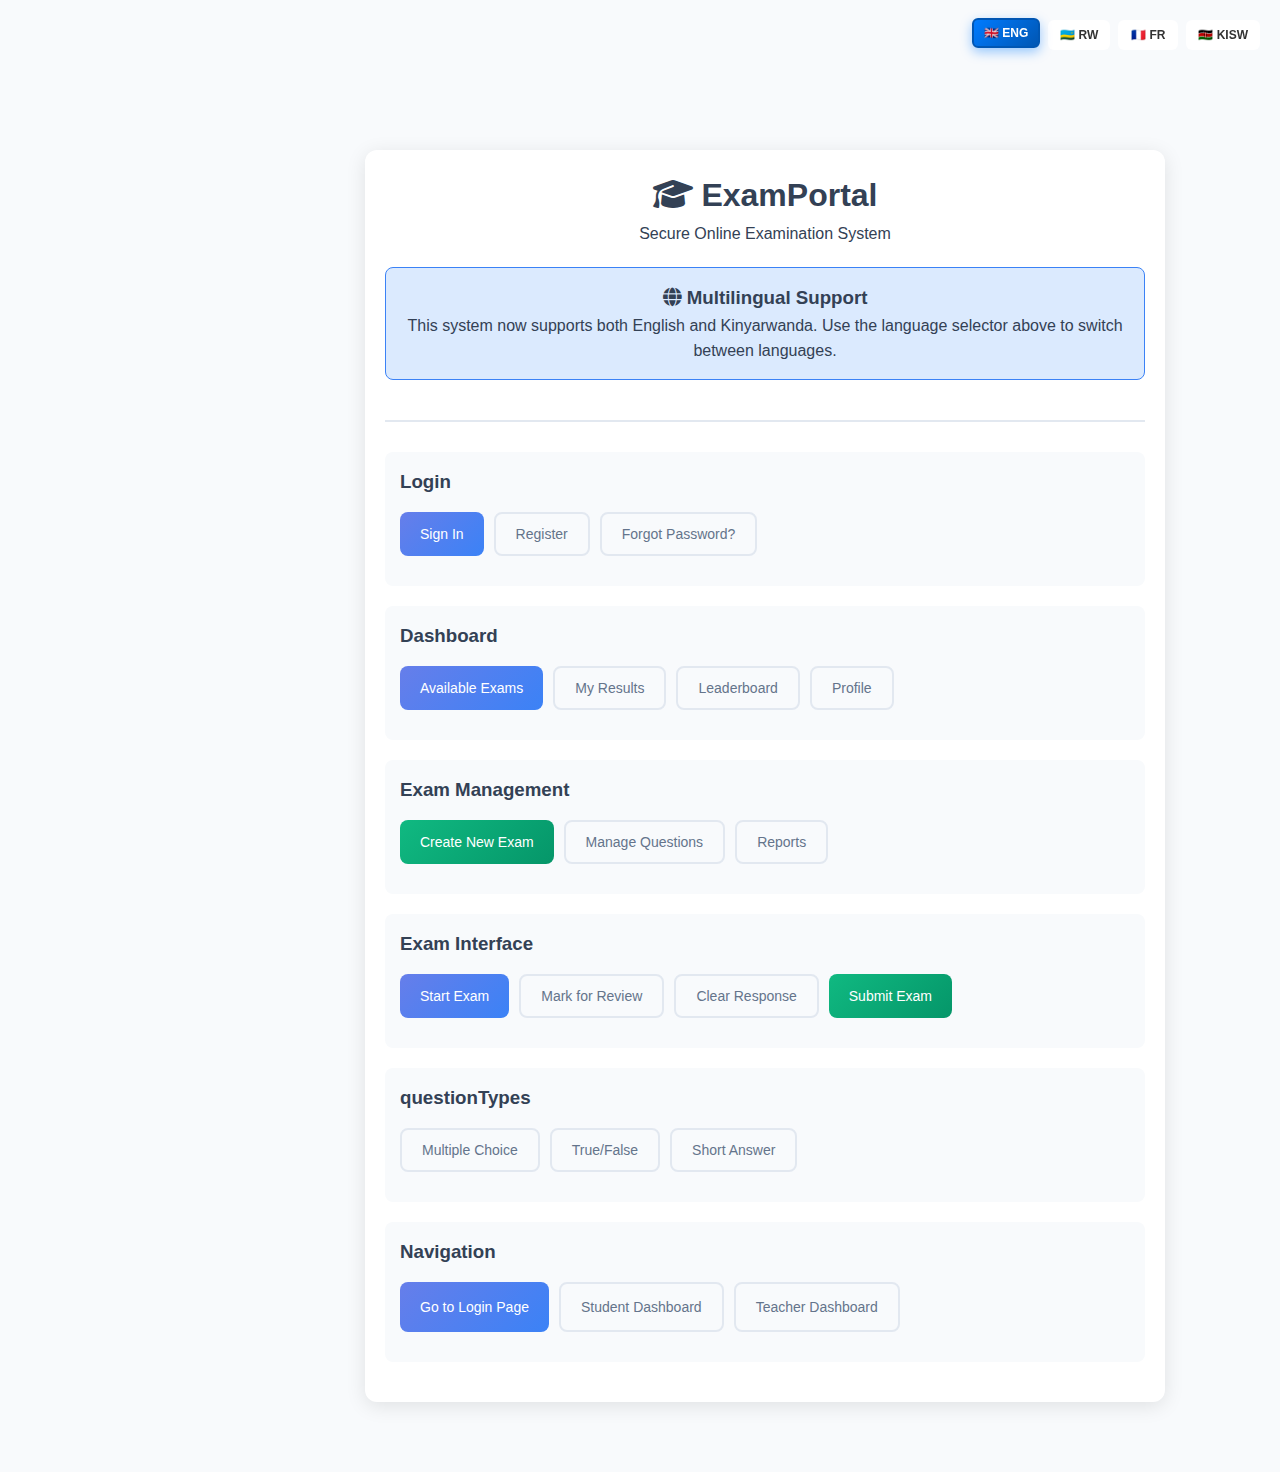
<file: language-demo.html>
<!DOCTYPE html>
<html lang="en">
<head>
    <meta charset="UTF-8">
    <meta name="viewport" content="width=device-width, initial-scale=1.0">
    <title>Language Demo - ExamPortal</title>
    <link rel="stylesheet" href="css/style.css">
    <link rel="stylesheet" href="https://cdnjs.cloudflare.com/ajax/libs/font-awesome/6.4.0/css/all.min.css">
    <style>
        .demo-container {
            max-width: 800px;
            margin: 50px auto;
            padding: 20px;
            background: white;
            border-radius: 12px;
            box-shadow: 0 4px 20px rgba(0,0,0,0.1);
        }
        .demo-header {
            text-align: center;
            margin-bottom: 30px;
            padding-bottom: 20px;
            border-bottom: 2px solid #e2e8f0;
        }
        .demo-section {
            margin: 20px 0;
            padding: 15px;
            background: #f8fafc;
            border-radius: 8px;
        }
        .demo-buttons {
            display: flex;
            gap: 10px;
            flex-wrap: wrap;
            margin: 15px 0;
        }
        .language-info {
            background: #dbeafe;
            border: 1px solid #3b82f6;
            border-radius: 8px;
            padding: 15px;
            margin: 20px 0;
        }
    </style>
</head>
<body>
    <div class="auth-background">
        <div class="demo-container">
            <div class="demo-header">
                <h1><i class="fas fa-graduation-cap"></i> <span data-translate="examPortal">ExamPortal</span></h1>
                <p data-translate="secureOnlineExamSystem">Secure Online Examination System</p>
                <div class="language-info">
                    <h3><i class="fas fa-globe"></i> Multilingual Support</h3>
                    <p>This system now supports both English and Kinyarwanda. Use the language selector above to switch between languages.</p>
                </div>
            </div>

            <div class="demo-section">
                <h3 data-translate="login">Login</h3>
                <div class="demo-buttons">
                    <button class="btn btn-primary" data-translate="signIn">Sign In</button>
                    <button class="btn btn-outline" data-translate="register">Register</button>
                    <button class="btn btn-outline" data-translate="forgotPassword">Forgot Password?</button>
                </div>
            </div>

            <div class="demo-section">
                <h3 data-translate="dashboard">Dashboard</h3>
                <div class="demo-buttons">
                    <button class="btn btn-primary" data-translate="availableExams">Available Exams</button>
                    <button class="btn btn-outline" data-translate="myResults">My Results</button>
                    <button class="btn btn-outline" data-translate="leaderboard">Leaderboard</button>
                    <button class="btn btn-outline" data-translate="profile">Profile</button>
                </div>
            </div>

            <div class="demo-section">
                <h3 data-translate="examManagement">Exam Management</h3>
                <div class="demo-buttons">
                    <button class="btn btn-success" data-translate="createNewExam">Create New Exam</button>
                    <button class="btn btn-outline" data-translate="manageQuestions">Manage Questions</button>
                    <button class="btn btn-outline" data-translate="reports">Reports</button>
                </div>
            </div>

            <div class="demo-section">
                <h3 data-translate="examInterface">Exam Interface</h3>
                <div class="demo-buttons">
                    <button class="btn btn-primary" data-translate="startExam">Start Exam</button>
                    <button class="btn btn-outline" data-translate="markForReview">Mark for Review</button>
                    <button class="btn btn-outline" data-translate="clearResponse">Clear Response</button>
                    <button class="btn btn-success" data-translate="submitExam">Submit Exam</button>
                </div>
            </div>

            <div class="demo-section">
                <h3 data-translate="questionTypes">Question Types</h3>
                <div class="demo-buttons">
                    <button class="btn btn-outline" data-translate="multipleChoice">Multiple Choice</button>
                    <button class="btn btn-outline" data-translate="trueFalse">True/False</button>
                    <button class="btn btn-outline" data-translate="shortAnswer">Short Answer</button>
                </div>
            </div>

            <div class="demo-section">
                <h3>Navigation</h3>
                <div class="demo-buttons">
                    <a href="index.html" class="btn btn-primary">Go to Login Page</a>
                    <a href="student-dashboard.html" class="btn btn-outline">Student Dashboard</a>
                    <a href="teacher-dashboard.html" class="btn btn-outline">Teacher Dashboard</a>
                </div>
            </div>
        </div>
    </div>

    <script src="js/language.js"></script>
</body>
</html>
</file>
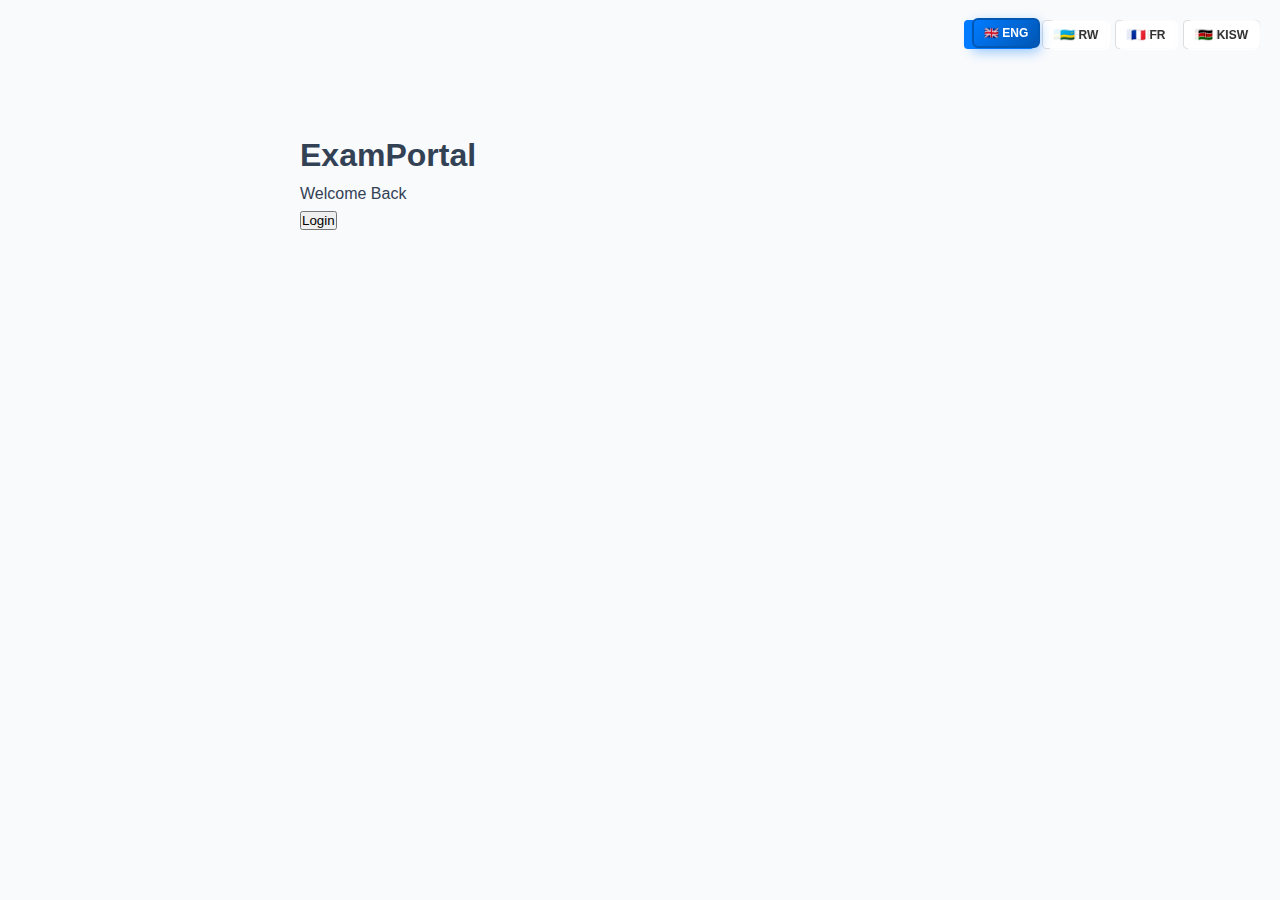
<file: test-lang.html>
<!DOCTYPE html>
<html lang="en">
<head>
    <meta charset="UTF-8">
    <meta name="viewport" content="width=device-width, initial-scale=1.0">
    <title>Language Test</title>
    <link rel="stylesheet" href="css/style.css">
</head>
<body>
    <div style="padding: 50px;">
        <h1 data-translate="examPortal">ExamPortal</h1>
        <p data-translate="welcomeBack">Welcome Back</p>
        <button data-translate="login">Login</button>
    </div>
    
    <script>
        // Simple inline language manager for testing
        window.languageManager = {
            setLanguage: function(lang) {
                console.log('Language changed to:', lang);
                alert('Language changed to: ' + lang);
            }
        };
        
        // Create language buttons directly
        const langDiv = document.createElement('div');
        langDiv.style.position = 'fixed';
        langDiv.style.top = '20px';
        langDiv.style.right = '20px';
        langDiv.style.zIndex = '9999';
        langDiv.innerHTML = `
            <div style="display: flex; gap: 8px;">
                <button onclick="languageManager.setLanguage('en')" style="padding: 6px 10px; background: #007bff; color: white; border: none; border-radius: 4px;">🇬🇧 ENG</button>
                <button onclick="languageManager.setLanguage('rw')" style="padding: 6px 10px; background: white; color: #333; border: 1px solid #ddd; border-radius: 4px;">🇷🇼 RW</button>
                <button onclick="languageManager.setLanguage('fr')" style="padding: 6px 10px; background: white; color: #333; border: 1px solid #ddd; border-radius: 4px;">🇫🇷 FR</button>
                <button onclick="languageManager.setLanguage('sw')" style="padding: 6px 10px; background: white; color: #333; border: 1px solid #ddd; border-radius: 4px;">🇰🇪 KISW</button>
            </div>
        `;
        document.body.appendChild(langDiv);
    </script>
    <script src="js/language.js"></script>
</body>
</html>
</file>
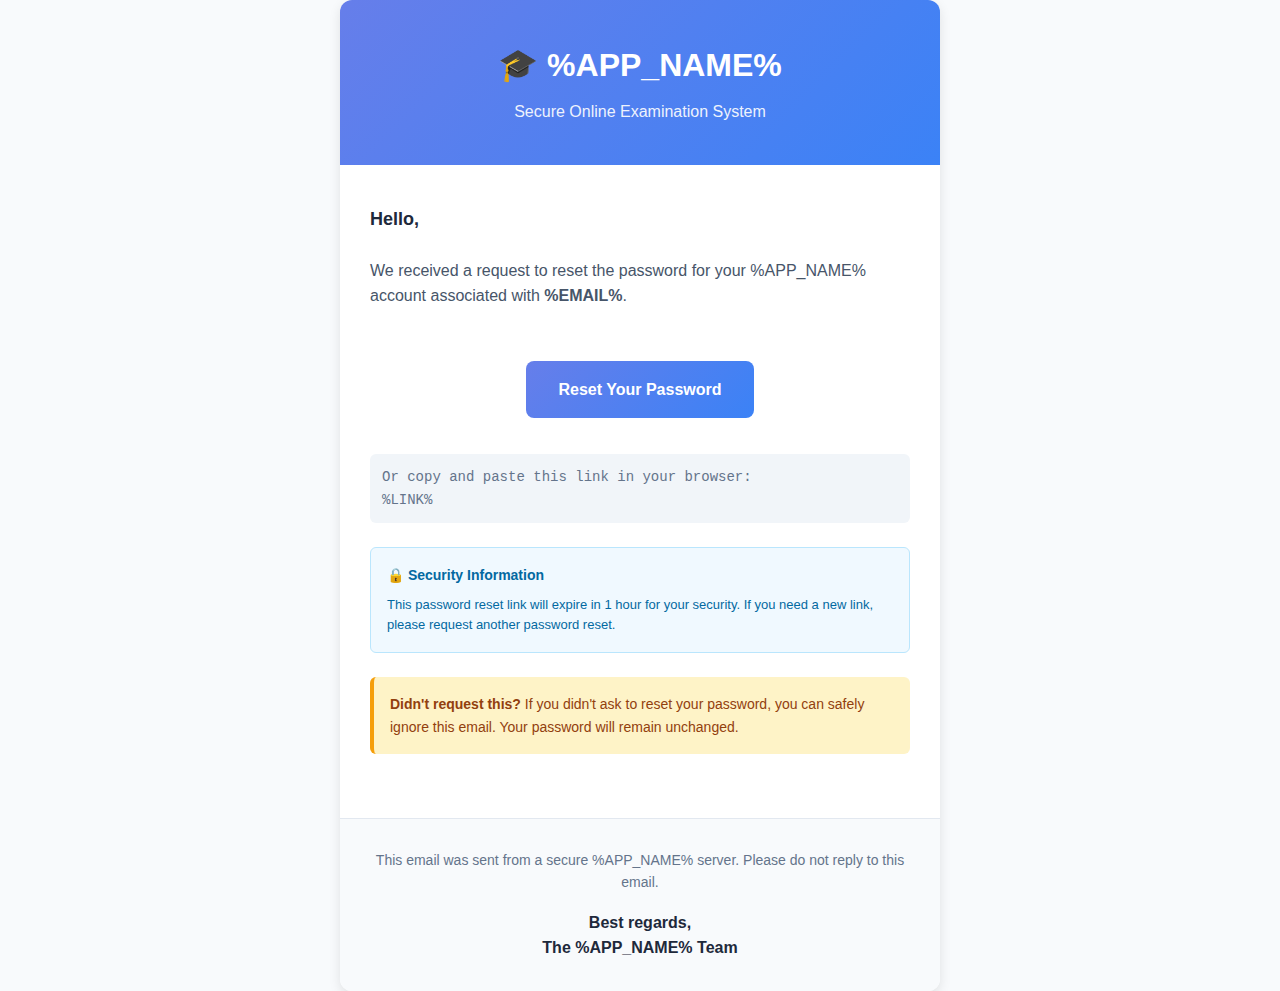
<file: email-templates/forgot-password.html>
<!DOCTYPE html>
<html lang="en">
<head>
    <meta charset="UTF-8">
    <meta name="viewport" content="width=device-width, initial-scale=1.0">
    <title>Reset your password for %APP_NAME%</title>
    <style>
        body {
            margin: 0;
            padding: 0;
            font-family: -apple-system, BlinkMacSystemFont, 'Segoe UI', Roboto, sans-serif;
            background-color: #f8fafc;
            line-height: 1.6;
        }
        .container {
            max-width: 600px;
            margin: 0 auto;
            background: white;
            border-radius: 12px;
            overflow: hidden;
            box-shadow: 0 4px 12px rgba(0, 0, 0, 0.1);
        }
        .header {
            background: linear-gradient(135deg, #667eea, #3b82f6);
            padding: 40px 30px;
            text-align: center;
            color: white;
        }
        .logo {
            font-size: 32px;
            font-weight: 700;
            margin-bottom: 8px;
            display: flex;
            align-items: center;
            justify-content: center;
            gap: 12px;
        }
        .tagline {
            font-size: 16px;
            opacity: 0.9;
            margin: 0;
        }
        .content {
            padding: 40px 30px;
        }
        .greeting {
            font-size: 18px;
            color: #1e293b;
            margin-bottom: 24px;
            font-weight: 600;
        }
        .message {
            color: #475569;
            font-size: 16px;
            margin-bottom: 32px;
            line-height: 1.6;
        }
        .reset-button {
            display: inline-block;
            background: linear-gradient(135deg, #667eea, #3b82f6);
            color: white;
            text-decoration: none;
            padding: 16px 32px;
            border-radius: 8px;
            font-weight: 600;
            font-size: 16px;
            margin: 20px 0;
            transition: all 0.2s ease;
        }
        .reset-button:hover {
            transform: translateY(-2px);
            box-shadow: 0 8px 25px rgba(59, 130, 246, 0.4);
        }
        .link-text {
            background: #f1f5f9;
            padding: 12px;
            border-radius: 6px;
            font-family: monospace;
            font-size: 14px;
            color: #64748b;
            word-break: break-all;
            margin: 16px 0;
        }
        .warning {
            background: #fef3c7;
            border-left: 4px solid #f59e0b;
            padding: 16px;
            border-radius: 6px;
            margin: 24px 0;
        }
        .warning-text {
            color: #92400e;
            font-size: 14px;
            margin: 0;
        }
        .footer {
            background: #f8fafc;
            padding: 30px;
            text-align: center;
            border-top: 1px solid #e2e8f0;
        }
        .footer-text {
            color: #64748b;
            font-size: 14px;
            margin: 0 0 16px 0;
        }
        .team-signature {
            color: #1e293b;
            font-weight: 600;
            font-size: 16px;
            margin: 0;
        }
        .security-note {
            background: #f0f9ff;
            border: 1px solid #bae6fd;
            border-radius: 6px;
            padding: 16px;
            margin: 24px 0;
        }
        .security-title {
            color: #0369a1;
            font-weight: 600;
            font-size: 14px;
            margin: 0 0 8px 0;
        }
        .security-text {
            color: #0369a1;
            font-size: 13px;
            margin: 0;
        }
        @media (max-width: 600px) {
            .container {
                margin: 0;
                border-radius: 0;
            }
            .header, .content, .footer {
                padding: 30px 20px;
            }
            .logo {
                font-size: 28px;
            }
            .reset-button {
                display: block;
                text-align: center;
                width: 100%;
                box-sizing: border-box;
            }
        }
    </style>
</head>
<body>
    <div class="container">
        <div class="header">
            <div class="logo">
                🎓 %APP_NAME%
            </div>
            <p class="tagline">Secure Online Examination System</p>
        </div>
        
        <div class="content">
            <div class="greeting">Hello,</div>
            
            <div class="message">
                We received a request to reset the password for your %APP_NAME% account associated with <strong>%EMAIL%</strong>.
            </div>
            
            <div style="text-align: center;">
                <a href="%LINK%" class="reset-button">Reset Your Password</a>
            </div>
            
            <div class="link-text">
                Or copy and paste this link in your browser:<br>
                %LINK%
            </div>
            
            <div class="security-note">
                <div class="security-title">🔒 Security Information</div>
                <div class="security-text">
                    This password reset link will expire in 1 hour for your security. If you need a new link, please request another password reset.
                </div>
            </div>
            
            <div class="warning">
                <div class="warning-text">
                    <strong>Didn't request this?</strong> If you didn't ask to reset your password, you can safely ignore this email. Your password will remain unchanged.
                </div>
            </div>
        </div>
        
        <div class="footer">
            <div class="footer-text">
                This email was sent from a secure %APP_NAME% server. Please do not reply to this email.
            </div>
            <div class="team-signature">
                Best regards,<br>
                The %APP_NAME% Team
            </div>
        </div>
    </div>
</body>
</html>
</file>
<file: css/style.css>
* {
    margin: 0;
    padding: 0;
    box-sizing: border-box;
}

body {
    font-family: 'Inter', -apple-system, BlinkMacSystemFont, 'Segoe UI', Roboto, sans-serif;
    background: #f8fafc;
    min-height: 100vh;
    color: #334155;
    line-height: 1.6;
    padding-top: 80px;
    padding-left: 250px;
}

body.auth-page {
    padding: 0;
}

body.question-page {
    padding-top: 0;
    padding-left: 0;
}

.sidebar {
    position: fixed;
    top: 80px;
    left: 0;
    width: 250px;
    height: calc(100vh - 80px);
    background: white;
    border-right: 1px solid #e2e8f0;
    padding: 24px 0;
    z-index: 999;
}

.sidebar-nav {
    list-style: none;
    padding: 0;
    margin: 0;
}

.sidebar-nav li {
    margin-bottom: 4px;
}

.sidebar-nav a {
    display: flex;
    align-items: center;
    gap: 12px;
    padding: 12px 24px;
    color: #64748b;
    text-decoration: none;
    font-weight: 500;
    transition: all 0.2s ease;
}

.sidebar-nav a:hover {
    background: #f1f5f9;
    color: #334155;
}

.sidebar-nav a.active {
    background: linear-gradient(135deg, #667eea, #3b82f6);
    color: white;
}

.sidebar-nav .nav-icon {
    font-size: 16px;
    width: 20px;
    text-align: center;
}

.logo i {
    margin-right: 8px;
    color: #667eea;
}

.container {
    max-width: none;
    margin: 0;
    padding: 24px;
}

/* Header Styles */
.main-header {
    background: white;
    border-bottom: 1px solid #e2e8f0;
    padding: 16px 0;
    box-shadow: 0 2px 8px rgba(0, 0, 0, 0.1);
    position: fixed;
    top: 0;
    left: 0;
    right: 0;
    z-index: 1000;
    height: 80px;
    box-sizing: border-box;
}

.question-page .main-header {
    padding: 20px 0;
}

body {
    padding-top: 80px;
}

.header-content {
    display: flex;
    justify-content: space-between;
    align-items: center;
    max-width: 1400px;
    margin: 0 auto;
    padding: 0 24px;
}

.header-left, .header-right {
    flex: 0 0 auto;
}

.header-center {
    flex: 1;
    text-align: center;
}

.exam-info {
    display: flex;
    align-items: center;
    gap: 16px;
    justify-content: center;
    flex-wrap: wrap;
}

.header-center h1 {
    margin: 0;
    font-size: 18px;
    font-weight: 600;
    color: #1e293b;
    white-space: nowrap;
    overflow: hidden;
    text-overflow: ellipsis;
    max-width: 300px;
    line-height: 1.2;
}

.exam-stats {
    display: flex;
    gap: 16px;
    font-size: 14px;
    color: #64748b;
}

.exam-stats span {
    display: flex;
    align-items: center;
    gap: 4px;
    white-space: nowrap;
}

.hamburger-menu {
    display: none;
    background: none;
    border: none;
    font-size: 20px;
    color: #1e293b;
    cursor: pointer;
    padding: 8px;
    border-radius: 6px;
    transition: all 0.2s ease;
}

.hamburger-menu:hover {
    background: #f1f5f9;
    color: #667eea;
}

.sidebar-overlay {
    display: none;
    position: fixed;
    top: 0;
    left: 0;
    width: 100%;
    height: 100%;
    background: rgba(0, 0, 0, 0.5);
    z-index: 998;
}

.logo {
    font-size: 24px;
    font-weight: 700;
    color: #1e293b;
}

.user-menu {
    display: flex;
    align-items: center;
    gap: 16px;
}

.user-avatar {
    width: 40px;
    height: 40px;
    border-radius: 50%;
    background: linear-gradient(135deg, #667eea, #3b82f6);
    display: flex;
    align-items: center;
    justify-content: center;
    color: white;
    font-weight: 600;
    font-size: 16px;
}

/* Dashboard Layout */
.dashboard {
    display: grid;
    gap: 24px;
}

.dashboard-stats {
    display: grid;
    grid-template-columns: repeat(auto-fit, minmax(250px, 1fr));
    gap: 20px;
    margin-bottom: 32px;
}

.stat-card {
    background: white;
    padding: 24px;
    border-radius: 12px;
    border: 1px solid #e2e8f0;
    box-shadow: 0 1px 3px rgba(0, 0, 0, 0.1);
    transition: all 0.2s ease;
}

.stat-card:hover {
    transform: translateY(-2px);
    box-shadow: 0 4px 12px rgba(0, 0, 0, 0.15);
}

.stat-icon {
    width: 48px;
    height: 48px;
    border-radius: 12px;
    display: flex;
    align-items: center;
    justify-content: center;
    font-size: 24px;
    margin-bottom: 16px;
}

.stat-icon.exams {
    background: #dbeafe;
    color: #3b82f6;
}

.stat-icon.students {
    background: #dcfce7;
    color: #16a34a;
}

.stat-icon.submissions {
    background: #fef3c7;
    color: #d97706;
}

.stat-icon.average {
    background: #f3e8ff;
    color: #7c3aed;
}

.stat-number {
    font-size: 32px;
    font-weight: 700;
    color: #1e293b;
    margin-bottom: 4px;
}

.stat-label {
    color: #64748b;
    font-size: 14px;
    font-weight: 500;
}

.dashboard-section {
    background: white;
    border-radius: 12px;
    border: 1px solid #e2e8f0;
    overflow: hidden;
}

.section-header {
    padding: 20px 24px;
    border-bottom: 1px solid #e2e8f0;
    display: flex;
    justify-content: space-between;
    align-items: center;
}

.section-title {
    font-size: 18px;
    font-weight: 600;
    color: #1e293b;
}

.section-content {
    padding: 24px;
}

/* Button Components */
.btn {
    display: inline-flex;
    align-items: center;
    gap: 8px;
    padding: 12px 20px;
    border: none;
    border-radius: 8px;
    font-weight: 500;
    font-size: 14px;
    cursor: pointer;
    text-decoration: none;
    transition: all 0.2s ease;
    position: relative;
    overflow: hidden;
}

.btn:hover {
    transform: translateY(-1px);
    box-shadow: 0 4px 12px rgba(0, 0, 0, 0.15);
}

.btn:active {
    transform: translateY(0);
}

.btn-primary {
    background: linear-gradient(135deg, #667eea, #3b82f6);
    color: white;
}

.btn-success {
    background: linear-gradient(135deg, #10b981, #059669);
    color: white;
}

.btn-danger {
    background: linear-gradient(135deg, #ef4444, #dc2626);
    color: white;
}

.btn-outline {
    background: transparent;
    border: 2px solid #e2e8f0;
    color: #64748b;
}

.btn-outline:hover {
    border-color: #667eea;
    color: #667eea;
    background: #f8fafc;
}

.btn-warning {
    background: linear-gradient(135deg, #f59e0b, #d97706);
    color: white;
    border: 2px solid #f59e0b;
}

.btn-warning:hover {
    background: linear-gradient(135deg, #d97706, #b45309);
    border-color: #d97706;
}

.btn-lg {
    padding: 16px 32px;
    font-size: 16px;
    border-radius: 12px;
}

.btn-sm {
    padding: 8px 16px;
    font-size: 12px;
    border-radius: 6px;
}

.btn-icon {
    width: 40px;
    height: 40px;
    padding: 0;
    border-radius: 8px;
    display: flex;
    align-items: center;
    justify-content: center;
}

/* Exam Cards */
.exam-grid {
    display: grid;
    grid-template-columns: repeat(auto-fill, minmax(420px, 1fr));
    gap: 24px;
}

.exam-card {
    background: white;
    border: 1px solid #e2e8f0;
    border-radius: 12px;
    padding: 24px;
    transition: all 0.2s ease;
    position: relative;
    overflow: hidden;
}

.exam-card::before {
    content: '';
    position: absolute;
    top: 0;
    left: 0;
    right: 0;
    height: 4px;
    background: linear-gradient(90deg, #667eea, #3b82f6);
}

.exam-card:hover {
    transform: translateY(-4px);
    box-shadow: 0 8px 25px rgba(0, 0, 0, 0.15);
    border-color: #667eea;
}

.exam-header {
    display: flex;
    justify-content: space-between;
    align-items: flex-start;
    margin-bottom: 16px;
}

.exam-title {
    font-size: 18px;
    font-weight: 600;
    color: #1e293b;
    margin-bottom: 4px;
}

.exam-subject {
    color: #64748b;
    font-size: 14px;
    font-weight: 500;
}

.exam-status {
    padding: 4px 12px;
    border-radius: 20px;
    font-size: 12px;
    font-weight: 500;
    text-transform: uppercase;
    letter-spacing: 0.5px;
}

.status-draft {
    background: #fef3c7;
    color: #92400e;
}

.status-published {
    background: #dcfce7;
    color: #166534;
}

.status-ended {
    background: #fee2e2;
    color: #991b1b;
}

.status-live {
    background: #dcfce7;
    color: #166534;
    animation: pulse 2s infinite;
}

@keyframes pulse {
    0%, 100% { opacity: 1; }
    50% { opacity: 0.7; }
}

.exam-description {
    margin: 16px 0;
    padding: 12px;
    background: #f8fafc;
    border-radius: 6px;
    border-left: 4px solid #667eea;
}

.exam-description p {
    margin: 0;
    color: #64748b;
    font-size: 14px;
    line-height: 1.5;
}

.exam-description i {
    color: #667eea;
    margin-right: 8px;
}

.score-item {
    background: #f0fdf4;
    padding: 8px 12px;
    border-radius: 6px;
    border: 1px solid #bbf7d0;
}

.exam-meta {
    display: grid;
    grid-template-columns: 1fr 1fr;
    gap: 16px;
    margin-bottom: 20px;
}

.meta-item {
    display: flex;
    align-items: center;
    gap: 8px;
    color: #64748b;
    font-size: 14px;
}

.meta-icon {
    width: 16px;
    height: 16px;
    opacity: 0.7;
    margin-right: 4px;
    color: #667eea;
}

.exam-actions {
    display: flex;
    gap: 8px;
    flex-wrap: wrap;
}

/* Modal Styles */
.modal {
    position: fixed;
    top: 0;
    left: 0;
    width: 100%;
    height: 100%;
    background: rgba(0, 0, 0, 0.5);
    display: flex;
    align-items: center;
    justify-content: center;
    z-index: 1000;
    backdrop-filter: blur(4px);
}

.modal-content {
    background: white;
    border-radius: 16px;
    width: 90%;
    max-width: 600px;
    max-height: 90vh;
    overflow: hidden;
    box-shadow: 0 20px 25px -5px rgba(0, 0, 0, 0.1);
}

.modal-header {
    padding: 24px;
    border-bottom: 1px solid #e2e8f0;
    display: flex;
    justify-content: space-between;
    align-items: center;
}

.modal-header h3 {
    font-size: 20px;
    font-weight: 600;
    color: #1e293b;
}

.modal-body {
    padding: 24px;
    max-height: 60vh;
    overflow-y: auto;
}

.modal-footer {
    padding: 24px;
    border-top: 1px solid #e2e8f0;
    display: flex;
    justify-content: flex-end;
    gap: 12px;
}

/* Form Styles */
.form-grid {
    display: grid;
    grid-template-columns: 1fr 1fr;
    gap: 20px;
}

.form-group {
    display: flex;
    flex-direction: column;
}

.form-group.full-width {
    grid-column: 1 / -1;
}

.form-group label {
    font-weight: 500;
    color: #374151;
    margin-bottom: 8px;
    font-size: 14px;
}

.form-group input,
.form-group select,
.form-group textarea {
    padding: 12px 16px;
    border: 1px solid #d1d5db;
    border-radius: 8px;
    font-size: 14px;
    transition: all 0.2s ease;
    background: white;
}

.form-group input:focus,
.form-group select:focus,
.form-group textarea:focus {
    outline: none;
    border-color: #667eea;
    box-shadow: 0 0 0 3px rgba(102, 126, 234, 0.1);
}

.form-group textarea {
    resize: vertical;
    min-height: 80px;
}

/* Auth Styles */
.auth-page {
    padding: 0;
    background: url('../images/image.png') center/cover no-repeat;
    min-height: 100vh;
    display: flex;
    align-items: center;
    justify-content: center;
    position: relative;
    overflow: hidden;
}

.auth-page::before {
    content: '';
    position: absolute;
    top: 0;
    left: 0;
    right: 0;
    bottom: 0;
    background: rgba(0, 0, 0, 0.3);
}

.auth-background {
    position: relative;
    z-index: 1;
    width: 100%;
    max-width: 1200px;
    margin: 0 auto;
    padding: 20px;
    display: flex;
    align-items: center;
    justify-content: center;
    min-height: 100vh;
}

.auth-container {
    display: grid;
    grid-template-columns: 1fr 480px;
    gap: 60px;
    align-items: center;
    width: 100%;
    max-width: 1000px;
}

.auth-header {
    text-align: center;
    color: white;
}

.logo-section i {
    font-size: 80px;
    margin-bottom: 20px;
    opacity: 0.9;
}

.logo-section h1 {
    font-size: 64px;
    font-weight: 700;
    margin: 0 0 10px 0;
    text-shadow: 0 2px 4px rgba(0,0,0,0.1);
}

.logo-section p {
    font-size: 24px;
    opacity: 0.8;
    margin: 0;
    font-weight: 300;
}

.auth-card {
    background: white;
    border-radius: 20px;
    box-shadow: 0 25px 50px -12px rgba(0, 0, 0, 0.25);
    overflow: hidden;
    backdrop-filter: blur(10px);
}

.auth-tabs {
    display: flex;
    background: #f8fafc;
}

.tab-btn {
    flex: 1;
    padding: 18px;
    border: none;
    background: transparent;
    cursor: pointer;
    font-size: 16px;
    font-weight: 600;
    transition: all 0.3s ease;
    color: #64748b;
    position: relative;
}

.tab-btn.active {
    color: #3b82f6;
    background: white;
}

.tab-btn.active::after {
    content: '';
    position: absolute;
    bottom: 0;
    left: 0;
    right: 0;
    height: 3px;
    background: linear-gradient(135deg, #667eea, #3b82f6);
}

.auth-form {
    padding: 48px;
}

.auth-form.hidden {
    display: none;
}

.auth-form h2 {
    margin: 0 0 8px 0;
    color: #1e293b;
    text-align: center;
    font-size: 28px;
    font-weight: 700;
}

.form-subtitle {
    text-align: center;
    color: #64748b;
    margin: 0 0 32px 0;
    font-size: 16px;
}

.input-group {
    position: relative;
    margin-bottom: 24px;
}

.input-label {
    position: absolute;
    left: 16px;
    top: 50%;
    transform: translateY(-50%);
    color: #9ca3af;
    font-size: 16px;
    pointer-events: none;
    transition: all 0.3s ease;
    background: white;
    padding: 0 4px;
    z-index: 1;
}

.auth-form input {
    width: 100%;
    padding: 18px 16px;
    border: 2px solid #e5e7eb;
    border-radius: 12px;
    font-size: 16px;
    transition: all 0.3s ease;
    background: white;
    box-sizing: border-box;
}

.auth-form input:focus,
.auth-form input:not(:placeholder-shown) {
    outline: none;
    border-color: #3b82f6;
    box-shadow: 0 0 0 4px rgba(59, 130, 246, 0.1);
}

.auth-form input:focus + .input-label,
.auth-form input:not(:placeholder-shown) + .input-label {
    top: -1px;
    left: 12px;
    font-size: 12px;
    color: #3b82f6;
    font-weight: 500;
}

.password-toggle {
    position: absolute;
    right: 16px;
    top: 50%;
    transform: translateY(-50%);
    background: none;
    border: none;
    color: #9ca3af;
    cursor: pointer;
    padding: 4px;
    border-radius: 4px;
    transition: all 0.2s ease;
}

.password-toggle:hover {
    color: #3b82f6;
    background: #f3f4f6;
}

.auth-btn {
    width: 100%;
    padding: 16px;
    background: linear-gradient(135deg, #667eea, #3b82f6);
    color: white;
    border: none;
    border-radius: 12px;
    font-size: 16px;
    font-weight: 600;
    cursor: pointer;
    transition: all 0.3s ease;
    margin-top: 8px;
    display: flex;
    align-items: center;
    justify-content: center;
    gap: 8px;
}

.auth-btn:hover {
    transform: translateY(-2px);
    box-shadow: 0 8px 25px rgba(59, 130, 246, 0.4);
}

.auth-links {
    text-align: center;
    margin-top: 24px;
}

.auth-links a {
    color: #3b82f6;
    text-decoration: none;
    font-weight: 500;
    font-size: 14px;
    transition: all 0.2s ease;
}

.auth-links a:hover {
    color: #1d4ed8;
    text-decoration: underline;
}

.auth-credits {
    text-align: center;
    margin-top: 20px;
    padding: 16px;
    color: rgba(255, 255, 255, 0.9);
}

.powered-by {
    font-size: 16px;
    margin: 8px 0;
    font-weight: 500;
}

.developer {
    font-size: 14px;
    margin: 8px 0;
}

.auth-credits a {
    color: rgba(255, 255, 255, 0.95);
    text-decoration: none;
    display: inline-flex;
    align-items: center;
    gap: 6px;
}

.auth-credits a:hover {
    color: white;
    text-decoration: underline;
}

.auth-credits i {
    font-size: 12px;
}

/* Toast Notifications */
.toast {
    position: fixed;
    top: 20px;
    right: 20px;
    background: white;
    border-radius: 8px;
    box-shadow: 0 4px 12px rgba(0, 0, 0, 0.15);
    padding: 16px 20px;
    z-index: 9999;
    transform: translateX(400px);
    transition: transform 0.3s ease;
    max-width: 350px;
    border-left: 4px solid #16a34a;
}

.toast.toast-error {
    border-left-color: #ef4444;
}

.toast.show {
    transform: translateX(0);
}

.toast-content {
    display: flex;
    align-items: center;
    gap: 12px;
    color: #1e293b;
    font-weight: 500;
}

.toast-content i {
    font-size: 18px;
}

.toast-success .toast-content i {
    color: #16a34a;
}

.toast-error .toast-content i {
    color: #ef4444;
}

@media (max-width: 768px) {
    .auth-container {
        grid-template-columns: 1fr;
        gap: 30px;
        text-align: center;
    }
    
    .auth-header {
        order: 1;
    }
    
    .auth-card {
        order: 2;
        max-width: 400px;
        margin: 0 auto;
    }
    
    .logo-section i {
        font-size: 60px;
    }
    
    .logo-section h1 {
        font-size: 36px;
    }
    
    .auth-form {
        padding: 30px;
    }
}

/* Utility Classes */
.hidden {
    display: none !important;
}

.text-center {
    text-align: center;
}

.mt-4 {
    margin-top: 16px;
}

.mb-4 {
    margin-bottom: 16px;
}

/* Notification Toast */
.notification-toast {
    position: fixed;
    top: 100px;
    right: 20px;
    background: white;
    border: 1px solid #e2e8f0;
    border-radius: 8px;
    box-shadow: 0 10px 25px rgba(0, 0, 0, 0.15);
    padding: 16px;
    z-index: 1001;
    transform: translateX(400px);
    transition: transform 0.3s ease;
}

.notification-toast.show {
    transform: translateX(0);
}

.toast-content {
    display: flex;
    align-items: center;
    gap: 12px;
}

.toast-icon {
    color: #16a34a;
    font-size: 18px;
}

.toast-message {
    color: #1e293b;
    font-weight: 500;
}

/* Loading States */
.loading {
    opacity: 0.6;
    pointer-events: none;
}

.loading::after {
    content: '';
    position: absolute;
    top: 50%;
    left: 50%;
    width: 20px;
    height: 20px;
    margin: -10px 0 0 -10px;
    border: 2px solid #667eea;
    border-radius: 50%;
    border-top-color: transparent;
    animation: spin 1s linear infinite;
}

@keyframes spin {
    to {
        transform: rotate(360deg);
    }
}

/* Exam Interface Styles */
.exam-header {
    background: white;
    border-bottom: 2px solid #e2e8f0;
    padding: 16px 0;
    position: fixed;
    top: 0;
    left: 0;
    right: 0;
    z-index: 1000;
    box-shadow: 0 2px 8px rgba(0, 0, 0, 0.1);
}

.exam-header-content {
    display: flex;
    justify-content: space-between;
    align-items: center;
    max-width: 1400px;
    margin: 0 auto;
    padding: 0 24px;
}

.exam-info h1 {
    margin: 0;
    color: #1e293b;
    font-size: 24px;
    font-weight: 600;
    white-space: nowrap;
    overflow: hidden;
    text-overflow: ellipsis;
    max-width: 400px;
}

.exam-meta {
    display: flex;
    gap: 32px;
    margin-top: 8px;
    color: #64748b;
    font-size: 15px;
    font-weight: 500;
    white-space: nowrap;
    overflow: hidden;
}

.exam-meta span {
    display: flex;
    align-items: center;
    gap: 8px;
    padding: 4px 12px;
    background: rgba(255, 255, 255, 0.1);
    border-radius: 20px;
    backdrop-filter: blur(10px);
}

/* Hide exam header on non-exam pages */
body:not(.exam-taking) .exam-header {
    display: none;
}

/* Fullscreen exam styles */
body.exam-taking:fullscreen,
body.exam-taking:-webkit-full-screen,
body.exam-taking:-moz-full-screen {
    background: #f8fafc;
    overflow: hidden;
}

body.exam-taking:fullscreen .exam-container,
body.exam-taking:-webkit-full-screen .exam-container,
body.exam-taking:-moz-full-screen .exam-container {
    height: 100vh;
    margin-top: 0;
}

body.exam-taking:fullscreen .exam-header,
body.exam-taking:-webkit-full-screen .exam-header,
body.exam-taking:-moz-full-screen .exam-header {
    position: fixed;
    top: 0;
    left: 0;
    right: 0;
    z-index: 1001;
}

.timer-container {
    display: flex;
    align-items: center;
    gap: 12px;
    background: linear-gradient(135deg, #ef4444, #dc2626);
    color: white;
    padding: 12px 20px;
    border-radius: 8px;
}

.timer-display {
    text-align: center;
}

.timer-display #timer {
    font-size: 24px;
    font-weight: 700;
    margin: 0;
}

.timer-label {
    font-size: 12px;
    opacity: 0.9;
}

.exam-container {
    display: flex;
    margin-top: 100px;
    min-height: calc(100vh - 100px);
}

.question-sidebar {
    width: 280px;
    background: white;
    border-right: 1px solid #e2e8f0;
    padding: 24px;
    position: fixed;
    height: calc(100vh - 100px);
    overflow-y: auto;
}

.sidebar-header {
    margin-bottom: 24px;
}

.sidebar-header h3 {
    margin: 0 0 16px 0;
    color: #1e293b;
    font-size: 18px;
}

.legend {
    display: flex;
    flex-direction: column;
    gap: 8px;
}

.legend-item {
    display: flex;
    align-items: center;
    gap: 8px;
    font-size: 12px;
    color: #64748b;
}

.legend-dot {
    width: 12px;
    height: 12px;
    border-radius: 50%;
    border: 2px solid;
}

.legend-dot.answered {
    background: #16a34a;
    border-color: #16a34a;
}

.legend-dot.current {
    background: #3b82f6;
    border-color: #3b82f6;
}

.legend-dot.unanswered {
    background: transparent;
    border-color: #d1d5db;
}

.question-nav {
    display: grid;
    grid-template-columns: repeat(8, 1fr);
    gap: 6px;
    max-height: 300px;
    overflow-y: auto;
}

.question-nav-btn {
    width: 40px;
    height: 40px;
    border: 2px solid #d1d5db;
    background: white;
    border-radius: 6px;
    cursor: pointer;
    font-weight: 500;
    transition: all 0.2s ease;
    display: flex;
    align-items: center;
    justify-content: center;
}

.question-nav-btn:hover {
    border-color: #667eea;
}

.question-nav-btn.answered {
    background: #16a34a;
    border-color: #16a34a;
    color: white;
}

.question-nav-btn.current {
    background: #3b82f6;
    border-color: #3b82f6;
    color: white;
}

.question-nav-btn.flagged {
    background: #f59e0b;
    border-color: #f59e0b;
    color: white;
}

.exam-main {
    flex: 1;
    margin-left: 280px;
    padding: 24px;
}

.question-container {
    background: white;
    border-radius: 12px;
    border: 1px solid #e2e8f0;
    padding: 32px;
    margin-bottom: 24px;
    min-height: 400px;
}

.loading-state {
    display: flex;
    flex-direction: column;
    align-items: center;
    justify-content: center;
    height: 300px;
    color: #64748b;
}

.loading-state i {
    font-size: 48px;
    margin-bottom: 16px;
    color: #667eea;
}

.question-header {
    display: flex;
    justify-content: space-between;
    align-items: center;
    margin-bottom: 24px;
    padding-bottom: 16px;
    border-bottom: 1px solid #e2e8f0;
}

.question-number {
    background: linear-gradient(135deg, #667eea, #3b82f6);
    color: white;
    padding: 8px 16px;
    border-radius: 20px;
    font-weight: 600;
    font-size: 14px;
}

.question-marks {
    color: #64748b;
    font-weight: 500;
}

.question-text {
    font-size: 18px;
    line-height: 1.6;
    color: #1e293b;
    margin-bottom: 24px;
}

.question-options {
    display: flex;
    flex-direction: column;
    gap: 12px;
}

.option-item {
    display: flex;
    align-items: center;
    gap: 12px;
    padding: 16px;
    border: 2px solid #e2e8f0;
    border-radius: 8px;
    cursor: pointer;
    transition: all 0.2s ease;
}

.option-item:hover {
    border-color: #667eea;
    background: #f8fafc;
}

.option-item.selected {
    border-color: #667eea;
    background: #f0f4ff;
}

.option-radio {
    width: 20px;
    height: 20px;
    border: 2px solid #d1d5db;
    border-radius: 50%;
    position: relative;
}

.option-item.selected .option-radio {
    border-color: #667eea;
    background: #667eea;
}

.option-item.selected .option-radio::after {
    content: '';
    position: absolute;
    top: 50%;
    left: 50%;
    width: 8px;
    height: 8px;
    background: white;
    border-radius: 50%;
    transform: translate(-50%, -50%);
}

.exam-controls {
    display: flex;
    justify-content: space-between;
    align-items: center;
    background: white;
    padding: 20px;
    border-radius: 12px;
    border: 1px solid #e2e8f0;
}

.control-center {
    display: flex;
    gap: 12px;
}

.submit-summary {
    background: #f8fafc;
    border-radius: 8px;
    padding: 16px;
    margin: 16px 0;
}

.summary-item {
    display: flex;
    justify-content: space-between;
    margin-bottom: 8px;
}

.summary-item:last-child {
    margin-bottom: 0;
}

/* Enhanced Filter and Search Controls */
.filter-controls {
    background: white;
    border: 1px solid #e2e8f0;
    border-radius: 12px;
    padding: 20px;
    margin-bottom: 24px;
    display: flex;
    gap: 16px;
    align-items: center;
    flex-wrap: wrap;
}

.filter-group {
    display: flex;
    flex-direction: column;
    gap: 8px;
    min-width: 200px;
}

.filter-label {
    font-size: 14px;
    font-weight: 500;
    color: #374151;
    margin-bottom: 4px;
}

.filter-select {
    padding: 12px 16px;
    border: 2px solid #e2e8f0;
    border-radius: 8px;
    font-size: 14px;
    background: white;
    color: #374151;
    cursor: pointer;
    transition: all 0.2s ease;
    appearance: none;
    background-image: url("data:image/svg+xml,%3csvg xmlns='http://www.w3.org/2000/svg' fill='none' viewBox='0 0 20 20'%3e%3cpath stroke='%236b7280' stroke-linecap='round' stroke-linejoin='round' stroke-width='1.5' d='m6 8 4 4 4-4'/%3e%3c/svg%3e");
    background-position: right 12px center;
    background-repeat: no-repeat;
    background-size: 16px;
    padding-right: 40px;
}

.filter-select:focus {
    outline: none;
    border-color: #667eea;
    box-shadow: 0 0 0 3px rgba(102, 126, 234, 0.1);
}

.filter-select:hover {
    border-color: #c7d2fe;
}

.search-container {
    position: relative;
    flex: 1;
    min-width: 250px;
}

.search-input {
    width: 100%;
    padding: 12px 40px 12px 16px;
    border: 2px solid #e2e8f0;
    border-radius: 8px;
    font-size: 14px;
    background: white;
    transition: all 0.2s ease;
    box-shadow: 0 1px 3px rgba(0, 0, 0, 0.1);
}

.search-input:focus {
    outline: none;
    border-color: #667eea;
    box-shadow: 0 0 0 3px rgba(102, 126, 234, 0.1), 0 1px 3px rgba(0, 0, 0, 0.1);
}

.search-input:hover {
    border-color: #c7d2fe;
    box-shadow: 0 2px 6px rgba(0, 0, 0, 0.15);
}

.search-input::placeholder {
    color: #9ca3af;
    font-style: italic;
}



.clear-search {
    position: absolute;
    right: 12px;
    top: 50%;
    transform: translateY(-50%);
    background: none;
    border: none;
    color: #9ca3af;
    cursor: pointer;
    padding: 4px;
    border-radius: 4px;
    opacity: 0;
    transition: all 0.2s ease;
}

.search-container:hover .clear-search {
    opacity: 1;
}

.clear-search:hover {
    color: #ef4444;
    background: #fef2f2;
}

.filter-actions {
    display: flex;
    gap: 8px;
    align-items: flex-end;
}

.clear-filters {
    padding: 12px 16px;
    background: transparent;
    border: 2px solid #e2e8f0;
    border-radius: 8px;
    color: #6b7280;
    cursor: pointer;
    transition: all 0.2s ease;
    font-size: 14px;
    display: flex;
    align-items: center;
    gap: 8px;
}

.clear-filters:hover {
    border-color: #ef4444;
    color: #ef4444;
    background: #fef2f2;
}

.results-count {
    color: #6b7280;
    font-size: 14px;
    font-weight: 500;
    padding: 12px 0;
}

/* Enhanced Dropdown Styles */
select {
    padding: 12px 16px;
    border: 2px solid #e2e8f0;
    border-radius: 8px;
    font-size: 14px;
    background: white;
    color: #374151;
    cursor: pointer;
    transition: all 0.2s ease;
    appearance: none;
    background-image: url("data:image/svg+xml,%3csvg xmlns='http://www.w3.org/2000/svg' fill='none' viewBox='0 0 20 20'%3e%3cpath stroke='%236b7280' stroke-linecap='round' stroke-linejoin='round' stroke-width='1.5' d='m6 8 4 4 4-4'/%3e%3c/svg%3e");
    background-position: right 12px center;
    background-repeat: no-repeat;
    background-size: 16px;
    padding-right: 40px;
}

select:focus {
    outline: none;
    border-color: #667eea;
    box-shadow: 0 0 0 3px rgba(102, 126, 234, 0.1);
}

select:hover {
    border-color: #c7d2fe;
}

/* Input Field Enhancements */
input[type="text"],
input[type="email"],
input[type="password"],
input[type="number"],
input[type="datetime-local"],
textarea {
    padding: 12px 16px;
    border: 2px solid #e2e8f0;
    border-radius: 8px;
    font-size: 14px;
    background: white;
    transition: all 0.2s ease;
    width: 100%;
}

input[type="text"]:focus,
input[type="email"]:focus,
input[type="password"]:focus,
input[type="number"]:focus,
input[type="datetime-local"]:focus,
textarea:focus {
    outline: none;
    border-color: #667eea;
    box-shadow: 0 0 0 3px rgba(102, 126, 234, 0.1);
}

input[type="text"]:hover,
input[type="email"]:hover,
input[type="password"]:hover,
input[type="number"]:hover,
input[type="datetime-local"]:hover,
textarea:hover {
    border-color: #c7d2fe;
}

/* Responsive Design */
@media (max-width: 768px) {
    .container {
        padding: 12px;
    }
    
    .header-content {
        padding: 0 16px;
        gap: 12px;
    }
    
    .exam-info {
        flex-direction: column;
        gap: 8px;
    }
    
    .header-center h1 {
        font-size: 16px;
        max-width: none;
    }
    
    .exam-stats {
        gap: 12px;
        font-size: 13px;
    }
    
    .logo {
        font-size: 18px;
    }
    
    .user-avatar {
        width: 32px;
        height: 32px;
        font-size: 14px;
    }
    
    .user-menu > div:nth-child(2) {
        display: none;
    }
    
    .dashboard-stats {
        grid-template-columns: repeat(2, 1fr);
        gap: 12px;
    }
    
    .stat-card {
        padding: 16px;
    }
    
    .stat-number {
        font-size: 24px;
    }
    
    .exam-grid {
        grid-template-columns: 1fr;
        gap: 16px;
    }
    
    .exam-card {
        padding: 16px;
    }
    
    .exam-meta {
        grid-template-columns: 1fr;
        gap: 8px;
    }
    
    .exam-actions {
        flex-wrap: wrap;
        gap: 8px;
    }
    
    .btn-sm {
        padding: 6px 12px;
        font-size: 11px;
    }
    
    .form-grid {
        grid-template-columns: 1fr;
    }
    
    .modal-content {
        width: 95%;
        margin: 10px;
        max-height: 95vh;
    }
    
    .modal-body {
        max-height: 70vh;
        padding: 16px;
    }
    
    .section-header {
        flex-direction: column;
        gap: 12px;
        align-items: stretch;
    }
    
    .section-title {
        font-size: 16px;
    }
    
    body {
        padding-left: 0;
        padding-top: 70px;
    }
    
    .main-header {
        padding: 12px 0;
    }
    
    .hamburger-menu {
        display: block;
    }
    
    .sidebar {
        transform: translateX(-100%);
        transition: transform 0.3s ease;
        z-index: 999;
        width: 280px;
        padding: 16px;
    }
    
    .sidebar.show {
        transform: translateX(0);
    }
    
    .sidebar-overlay.show {
        display: block;
    }
    
    .sidebar-nav a {
        padding: 16px 20px;
        font-size: 16px;
    }
    
    .notification-toast {
        right: 10px;
        left: 10px;
        transform: translateY(-100px);
        top: 80px;
    }
    
    .notification-toast.show {
        transform: translateY(0);
    }
    
    /* Exam Taking Mobile */
    .exam-header {
        padding: 12px 0;
    }
    
    .exam-container {
        flex-direction: column;
        margin-top: 80px;
    }
    
    .question-sidebar {
        position: relative;
        width: 100%;
        height: auto;
        border-right: none;
        border-bottom: 1px solid #e2e8f0;
        padding: 16px;
    }
    
    .question-nav {
        grid-template-columns: repeat(10, 1fr);
        gap: 4px;
    }
    
    .question-nav-btn {
        width: 32px;
        height: 32px;
        font-size: 12px;
    }
    
    .exam-main {
        margin-left: 0;
        padding: 16px;
    }
    
    .question-container {
        padding: 20px;
        min-height: 300px;
    }
    
    .exam-header-content {
        flex-direction: column;
        gap: 12px;
        text-align: center;
    }
    
    .exam-info {
        flex-direction: column;
        gap: 8px;
    }
    
    .exam-info h1 {
        font-size: 16px;
        max-width: none;
    }
    
    .exam-stats {
        gap: 12px;
        font-size: 13px;
    }
    
    .timer-container {
        padding: 8px 16px;
    }
    
    .timer-display #timer {
        font-size: 20px;
    }
    
    .exam-controls {
        flex-direction: column;
        gap: 12px;
        padding: 16px;
    }
    
    .control-center {
        order: -1;
        justify-content: center;
    }
    
    /* Filter Mobile */
    .filter-controls {
        flex-direction: column;
        align-items: stretch;
        padding: 16px;
        gap: 12px;
    }
    
    .filter-group {
        min-width: auto;
    }
    
    .search-container {
        min-width: auto;
    }
    
    .filter-actions {
        flex-direction: row;
        justify-content: space-between;
        gap: 8px;
    }
    
    .clear-filters {
        flex: 1;
        justify-content: center;
    }
    
    .results-count {
        text-align: center;
        padding: 8px 0;
    }
    
    /* Dashboard Mobile */
    .dashboard-section {
        margin-bottom: 16px;
    }
    
    .section-content {
        padding: 16px;
    }
    
    /* Button Mobile */
    .btn-lg {
        padding: 12px 20px;
        font-size: 14px;
        width: 100%;
        margin-bottom: 8px;
    }
}

/* Profile Styles */
.profile-container {
    display: grid;
    grid-template-columns: 2fr 1fr;
    gap: 24px;
}

.profile-card {
    background: white;
    border: 1px solid #e2e8f0;
    border-radius: 12px;
    padding: 24px;
}

.profile-header {
    display: flex;
    align-items: center;
    gap: 20px;
    margin-bottom: 32px;
    padding-bottom: 24px;
    border-bottom: 1px solid #e2e8f0;
}

.profile-avatar {
    width: 80px;
    height: 80px;
    border-radius: 50%;
    background: linear-gradient(135deg, #667eea, #3b82f6);
    display: flex;
    align-items: center;
    justify-content: center;
    color: white;
    font-weight: 700;
    font-size: 32px;
}

.profile-info h3 {
    margin: 0 0 4px 0;
    color: #1e293b;
    font-size: 24px;
}

.profile-info p {
    margin: 0 0 8px 0;
    color: #64748b;
    font-size: 16px;
}

.profile-role {
    background: #dbeafe;
    color: #3b82f6;
    padding: 4px 12px;
    border-radius: 20px;
    font-size: 14px;
    font-weight: 500;
}

.profile-form {
    display: grid;
    grid-template-columns: 1fr 1fr;
    gap: 20px;
    max-width: 600px;
}

.profile-form .form-group {
    width: 100%;
}

.profile-form input {
    width: 100%;
    max-width: 100%;
}

.profile-actions {
    display: flex;
    gap: 12px;
    margin-top: 24px;
    width: 100%;
}

.profile-actions .btn {
    flex: 1;
    justify-content: center;
    font-weight: 600;
    padding: 14px 24px;
}

.profile-stats {
    background: white;
    border: 1px solid #e2e8f0;
    border-radius: 12px;
    padding: 24px;
    height: fit-content;
}

.profile-stats h3 {
    margin: 0 0 20px 0;
    color: #1e293b;
    font-size: 18px;
}

.stats-grid {
    display: grid;
    gap: 20px;
}

.stat-item {
    text-align: center;
    padding: 16px;
    background: #f8fafc;
    border-radius: 8px;
}

.stat-value {
    font-size: 28px;
    font-weight: 700;
    color: #1e293b;
    margin-bottom: 4px;
}

.stat-label {
    color: #64748b;
    font-size: 14px;
    font-weight: 500;
}

/* Confirmation Modal Styles */
.confirmation-modal {
    width: 380px;
    height: auto;
    min-height: 200px;
    border-radius: 16px;
    box-shadow: 0 25px 50px -12px rgba(0, 0, 0, 0.25);
    overflow: hidden;
}

.confirmation-modal .modal-header {
    background: linear-gradient(135deg, #667eea, #3b82f6);
    color: white;
    border-bottom: none;
    padding: 24px 32px 20px;
}

.confirmation-modal .modal-header h3 {
    font-size: 18px;
    font-weight: 600;
    display: flex;
    align-items: center;
    gap: 12px;
    margin: 0;
}

.confirmation-modal .modal-header i {
    font-size: 20px;
    opacity: 0.9;
}

.confirmation-modal .modal-body {
    padding: 32px;
    text-align: center;
}

.confirmation-modal .modal-body p {
    font-size: 16px;
    color: #475569;
    margin: 0;
    line-height: 1.5;
}

.confirmation-modal .modal-footer {
    padding: 24px 32px 32px;
    border-top: none;
    display: flex;
    justify-content: flex-end;
    gap: 16px;
}

.modal-header.danger {
    background: linear-gradient(135deg, #ef4444, #dc2626);
    color: white;
    border-bottom: none;
}

.warning-box {
    background: #fef3c7;
    border: 1px solid #f59e0b;
    border-radius: 8px;
    padding: 16px;
    display: flex;
    gap: 12px;
    align-items: flex-start;
}

.warning-box i {
    color: #d97706;
    font-size: 24px;
    margin-top: 4px;
}

.warning-box h4 {
    margin: 0 0 8px 0;
    color: #92400e;
    font-size: 16px;
}

.warning-box p {
    margin: 0 0 8px 0;
    color: #92400e;
}

.warning-box ul {
    margin: 0;
    padding-left: 20px;
    color: #92400e;
}

.warning-box li {
    margin-bottom: 4px;
}

    /* Profile Mobile */
    .profile-container {
        grid-template-columns: 1fr;
        gap: 16px;
    }
    
    .profile-header {
        flex-direction: column;
        text-align: center;
        gap: 16px;
    }
    
    .profile-avatar {
        width: 60px;
        height: 60px;
        font-size: 24px;
    }
    
    .profile-actions {
        flex-direction: column;
        gap: 12px;
        max-width: none;
    }
    
    .profile-form .form-group,
    .profile-form input {
        max-width: none;
    }
    
    /* Modal Mobile */
    .confirmation-modal {
        max-width: 95%;
        margin: 20px;
        border-radius: 12px;
    }
    
    .confirmation-modal .modal-header {
        padding: 20px 24px 16px;
    }
    
    .confirmation-modal .modal-body {
        padding: 24px;
    }
    
    .confirmation-modal .modal-footer {
        padding: 20px 24px 24px;
        flex-direction: column;
        gap: 12px;
    }
    
    .warning-box {
        flex-direction: column;
        text-align: left;
        padding: 12px;
    }
    
    .warning-box i {
        align-self: center;
        margin-bottom: 8px;
    }
    
    /* Students Grid Mobile */
    .students-grid {
        gap: 12px;
    }
    
    .student-card {
        padding: 12px;
    }
    
    /* Results Mobile */
    .results-grid {
        gap: 12px;
    }
    
    .result-card {
        padding: 16px;
    }
    
    .leaderboard-header,
    .leaderboard-row {
        grid-template-columns: 60px 1fr 80px;
        gap: 8px;
        padding: 12px;
        font-size: 14px;
    }
}

/* Leaderboard Styles */
.leaderboard-table {
    background: white;
    border-radius: 8px;
    overflow: hidden;
    border: 1px solid #e2e8f0;
}

.leaderboard-header {
    display: grid;
    grid-template-columns: 80px 1fr 120px;
    background: linear-gradient(135deg, #667eea, #3b82f6);
    color: white;
    font-weight: 600;
    padding: 16px;
    gap: 16px;
}

.leaderboard-row {
    display: grid;
    grid-template-columns: 80px 1fr 120px;
    padding: 16px;
    gap: 16px;
    border-bottom: 1px solid #f1f5f9;
    align-items: center;
    transition: background 0.2s ease;
}

.leaderboard-row:hover {
    background: #f8fafc;
}

.leaderboard-row:last-child {
    border-bottom: none;
}



/* Question Management Layout */
.question-management {
    display: flex;
    min-height: calc(100vh - 80px);
    margin-top: 80px;
    position: relative;
    z-index: 1;
}

.question-sidebar {
    width: 280px;
    background: white;
    border-right: 1px solid #e2e8f0;
    padding: 24px;
    position: fixed;
    height: calc(100vh - 80px);
    overflow-y: auto;
}

.question-main {
    flex: 1;
    margin-left: 280px;
    padding: 24px;
    background: #f8fafc;
}

.sidebar-section {
    margin-bottom: 32px;
}

.sidebar-section h3 {
    color: #1e293b;
    font-size: 16px;
    font-weight: 600;
    margin-bottom: 16px;
    display: flex;
    align-items: center;
    gap: 8px;
}

.quick-actions {
    display: flex;
    flex-direction: column;
    gap: 8px;
}

.action-btn {
    display: flex;
    align-items: center;
    gap: 12px;
    padding: 12px 16px;
    background: white;
    border: 2px solid #e2e8f0;
    border-radius: 8px;
    cursor: pointer;
    transition: all 0.2s ease;
    text-align: left;
    width: 100%;
}

.action-btn:hover {
    border-color: #667eea;
    background: #f0f4ff;
}

.action-btn i {
    color: #667eea;
    font-size: 18px;
}

.action-btn span {
    color: #374151;
    font-weight: 500;
}

.stats-mini {
    display: grid;
    grid-template-columns: repeat(3, 1fr);
    gap: 12px;
}

.stat-mini {
    text-align: center;
    padding: 12px;
    background: #f8fafc;
    border-radius: 8px;
    border: 1px solid #e2e8f0;
}

.stat-value {
    font-size: 20px;
    font-weight: 700;
    color: #1e293b;
}

.stat-label {
    font-size: 12px;
    color: #64748b;
    margin-top: 4px;
}

.content-card {
    background: white;
    border-radius: 12px;
    border: 1px solid #e2e8f0;
    margin-bottom: 24px;
    overflow: hidden;
}

.card-header {
    padding: 20px 24px;
    border-bottom: 1px solid #e2e8f0;
    display: flex;
    justify-content: space-between;
    align-items: center;
}

.card-header h3 {
    margin: 0;
    color: #1e293b;
    font-size: 18px;
    font-weight: 600;
    display: flex;
    align-items: center;
    gap: 8px;
}

.header-actions {
    display: flex;
    gap: 12px;
    align-items: center;
}

.search-box {
    position: relative;
}

.search-box input {
    padding: 8px 12px 8px 36px;
    border: 1px solid #d1d5db;
    border-radius: 6px;
    width: 200px;
}

.search-box i {
    position: absolute;
    left: 12px;
    top: 50%;
    transform: translateY(-50%);
    color: #9ca3af;
}

.question-form {
    padding: 24px;
}

.form-row {
    display: flex;
    gap: 20px;
    align-items: end;
    margin-bottom: 20px;
}

.form-section {
    margin-bottom: 24px;
}

.form-section label {
    display: block;
    font-weight: 600;
    color: #374151;
    margin-bottom: 12px;
}

.options-grid {
    display: grid;
    grid-template-columns: 1fr 1fr;
    gap: 16px;
}

.option-group {
    display: flex;
    align-items: center;
    gap: 12px;
    padding: 12px;
    border: 2px solid #e2e8f0;
    border-radius: 8px;
    transition: all 0.2s ease;
}

.option-group:hover {
    border-color: #c7d2fe;
}

.option-group input[type="radio"] {
    margin: 0;
}

.option-group input[type="text"] {
    flex: 1;
    border: none;
    outline: none;
    font-size: 14px;
}

.radio-label {
    background: #667eea;
    color: white;
    width: 24px;
    height: 24px;
    border-radius: 50%;
    display: flex;
    align-items: center;
    justify-content: center;
    font-size: 12px;
    font-weight: 600;
}

.tf-options {
    display: flex;
    gap: 16px;
}

.tf-option {
    display: flex;
    align-items: center;
    gap: 8px;
    cursor: pointer;
}

.tf-label {
    padding: 8px 16px;
    border-radius: 20px;
    font-weight: 500;
    transition: all 0.2s ease;
}

.tf-label.true {
    background: #dcfce7;
    color: #166534;
}

.tf-label.false {
    background: #fee2e2;
    color: #991b1b;
}

.form-actions {
    display: flex;
    gap: 12px;
    margin-left: auto;
}

.questions-container {
    overflow-y: visible;
    padding-bottom: 40px;
}

.question-item {
    padding: 20px 24px;
    border-bottom: 1px solid #f1f5f9;
    transition: all 0.2s ease;
}

.question-item:hover {
    background: #f8fafc;
}

.question-item:last-child {
    border-bottom: none;
}

.question-header {
    display: flex;
    justify-content: space-between;
    align-items: flex-start;
    margin-bottom: 12px;
}

.question-meta {
    display: flex;
    gap: 12px;
    align-items: center;
}

.question-type {
    padding: 4px 8px;
    border-radius: 12px;
    font-size: 12px;
    font-weight: 500;
}

.type-mcq {
    background: #dbeafe;
    color: #1e40af;
}

.type-tf {
    background: #dcfce7;
    color: #166534;
}

.type-short {
    background: #fef3c7;
    color: #92400e;
}

.short-answer-info {
    padding: 12px;
    background: #fef9e7;
    border-radius: 6px;
    border-left: 4px solid #f59e0b;
}

.answer-type {
    font-weight: 500;
    color: #92400e;
    margin-bottom: 8px;
}

.sample-answer {
    font-size: 14px;
    color: #78716c;
    font-style: italic;
}

.question-marks {
    color: #64748b;
    font-size: 14px;
}

.question-text {
    color: #1e293b;
    font-size: 16px;
    line-height: 1.5;
    margin-bottom: 12px;
}

.question-options {
    display: grid;
    grid-template-columns: 1fr 1fr;
    gap: 8px;
    margin-bottom: 16px;
}

.option-display {
    padding: 8px 12px;
    background: #f8fafc;
    border-radius: 6px;
    font-size: 14px;
    border: 1px solid #e2e8f0;
}

.option-display.correct {
    background: #dcfce7;
    border-color: #16a34a;
    color: #166534;
    font-weight: 500;
}

.question-actions {
    display: flex;
    gap: 8px;
}

.empty-state {
    text-align: center;
    padding: 60px 20px;
    color: #64748b;
}

.empty-state i {
    font-size: 48px;
    margin-bottom: 16px;
    color: #c7d2fe;
}

.empty-state h4 {
    margin: 0 0 8px 0;
    color: #374151;
}

.empty-state p {
    margin: 0;
}

/* Import Modal Enhancements */
.large-modal {
    max-width: 800px;
}

.import-tabs {
    display: flex;
    border-bottom: 1px solid #e2e8f0;
    margin-bottom: 24px;
}

.tab-btn {
    padding: 12px 24px;
    border: none;
    background: none;
    cursor: pointer;
    font-weight: 500;
    color: #64748b;
    border-bottom: 2px solid transparent;
    transition: all 0.2s ease;
}

.tab-btn.active {
    color: #667eea;
    border-bottom-color: #667eea;
}

.tab-content {
    min-height: 200px;
}

.upload-zone {
    border: 2px dashed #c7d2fe;
    border-radius: 12px;
    padding: 40px;
    text-align: center;
    cursor: pointer;
    transition: all 0.2s ease;
    background: #f8fafc;
}

.upload-zone:hover {
    border-color: #667eea;
    background: #f0f4ff;
}

.upload-zone i {
    font-size: 48px;
    color: #667eea;
    margin-bottom: 16px;
}

.upload-zone h4 {
    margin: 0 0 8px 0;
    color: #1e293b;
}

.upload-zone p {
    margin: 0 0 4px 0;
    color: #64748b;
}

.upload-zone small {
    color: #9ca3af;
}

.manual-import label {
    display: block;
    font-weight: 600;
    margin-bottom: 8px;
}

.manual-import textarea {
    width: 100%;
    border: 1px solid #d1d5db;
    border-radius: 8px;
    padding: 12px;
    font-family: monospace;
    margin-bottom: 12px;
}

/* Mobile Responsive */
@media (max-width: 768px) {
    .question-management {
        flex-direction: column;
    }
    
    .question-sidebar {
        position: relative;
        width: 100%;
        height: auto;
        border-right: none;
        border-bottom: 1px solid #e2e8f0;
    }
    
    .question-main {
        margin-left: 0;
        padding: 16px;
    }
    
    .options-grid {
        grid-template-columns: 1fr;
    }
    
    .question-options {
        grid-template-columns: 1fr;
    }
    
    .form-row {
        flex-direction: column;
        align-items: stretch;
    }
    
    .header-actions {
        flex-direction: column;
        gap: 8px;
    }
    
    .search-box input {
        width: 100%;
    }
}



/* Exam Creation Styles */
.exam-creation-form {
    max-width: 1000px;
}

.exam-details-section {
    background: white;
    border: 1px solid #e2e8f0;
    border-radius: 12px;
    padding: 24px;
    margin-bottom: 24px;
}

.exam-details-section h3 {
    margin: 0 0 20px 0;
    color: #1e293b;
    font-size: 18px;
    font-weight: 600;
}

.questions-section {
    background: white;
    border: 1px solid #e2e8f0;
    border-radius: 12px;
    padding: 24px;
    margin-bottom: 24px;
}

.questions-header {
    display: flex;
    justify-content: space-between;
    align-items: center;
    margin-bottom: 20px;
}

.questions-header h3 {
    margin: 0;
    color: #1e293b;
    font-size: 18px;
    font-weight: 600;
}

.question-actions {
    display: flex;
    gap: 12px;
}

.questions-list {
    display: flex;
    flex-direction: column;
    gap: 16px;
}

.no-questions {
    text-align: center;
    padding: 40px;
    color: #64748b;
}

.no-questions i {
    font-size: 48px;
    margin-bottom: 16px;
    color: #c7d2fe;
}

.question-editor {
    border: 1px solid #e2e8f0;
    border-radius: 8px;
    padding: 20px;
    background: #f8fafc;
}

.question-header {
    display: flex;
    justify-content: space-between;
    align-items: center;
    margin-bottom: 16px;
}

.question-header h4 {
    margin: 0;
    color: #1e293b;
    font-size: 16px;
}

.question-controls {
    display: flex;
    align-items: center;
    gap: 12px;
}

.question-controls label {
    font-size: 14px;
    color: #64748b;
}

.question-controls input[type="number"] {
    width: 60px;
    padding: 4px 8px;
    border: 1px solid #d1d5db;
    border-radius: 4px;
}

.question-content label {
    display: block;
    font-weight: 500;
    color: #374151;
    margin-bottom: 8px;
    margin-top: 16px;
}

.question-content label:first-child {
    margin-top: 0;
}

.question-content textarea {
    width: 100%;
    padding: 12px;
    border: 1px solid #d1d5db;
    border-radius: 6px;
    resize: vertical;
}

.mcq-options {
    display: flex;
    flex-direction: column;
    gap: 8px;
}

.option-row {
    display: flex;
    align-items: center;
    gap: 12px;
}

.option-row input[type="text"] {
    flex: 1;
    padding: 8px 12px;
    border: 1px solid #d1d5db;
    border-radius: 6px;
}

.tf-options {
    display: flex;
    gap: 20px;
}

.tf-options label {
    display: flex;
    align-items: center;
    gap: 8px;
    font-weight: normal;
    margin: 0;
}

.form-actions {
    display: flex;
    justify-content: flex-end;
    gap: 12px;
    padding: 20px 0;
}

/* Floating Add Question Buttons */
.floating-question-buttons {
    position: fixed;
    bottom: 30px;
    right: 30px;
    z-index: 1000;
}

.floating-btn {
    width: 60px;
    height: 60px;
    border-radius: 50%;
    background: #3b82f6;
    color: white;
    border: none;
    box-shadow: 0 4px 12px rgba(59, 130, 246, 0.4);
    cursor: pointer;
    display: flex;
    align-items: center;
    justify-content: center;
    font-size: 24px;
    transition: all 0.3s ease;
}

.floating-btn:hover {
    background: #2563eb;
    transform: scale(1.1);
    box-shadow: 0 6px 20px rgba(59, 130, 246, 0.6);
}

.floating-menu {
    position: absolute;
    bottom: 70px;
    right: 0;
    background: white;
    border-radius: 12px;
    box-shadow: 0 8px 25px rgba(0, 0, 0, 0.15);
    padding: 8px;
    min-width: 180px;
    transform: translateY(10px);
    opacity: 0;
    transition: all 0.3s ease;
}

.floating-menu.show {
    transform: translateY(0);
    opacity: 1;
}

.menu-btn {
    width: 100%;
    padding: 12px 16px;
    border: none;
    background: transparent;
    text-align: left;
    border-radius: 8px;
    cursor: pointer;
    transition: all 0.2s ease;
    display: flex;
    align-items: center;
    gap: 12px;
    font-size: 14px;
    color: #374151;
}

.menu-btn:hover {
    background: #f3f4f6;
    color: #1f2937;
}

.menu-btn i {
    color: #3b82f6;
    width: 16px;
}

/* DoS Dashboard Styles */
.dos-dashboard {
    background: linear-gradient(135deg, #667eea, #764ba2);
    color: white;
}

.dos-navbar {
    background: rgba(255, 255, 255, 0.1);
    backdrop-filter: blur(10px);
    border-bottom: 1px solid rgba(255, 255, 255, 0.2);
}

.dos-sidebar {
    background: rgba(255, 255, 255, 0.95);
    backdrop-filter: blur(10px);
}

.dos-sidebar .sidebar-nav a {
    color: #374151;
}

.dos-sidebar .sidebar-nav a.active {
    background: linear-gradient(135deg, #667eea, #764ba2);
    color: white;
}

.approval-card {
    background: white;
    border: 1px solid #e2e8f0;
    border-radius: 12px;
    padding: 24px;
    margin-bottom: 16px;
    box-shadow: 0 2px 4px rgba(0, 0, 0, 0.1);
    transition: all 0.2s ease;
}

.approval-card:hover {
    transform: translateY(-2px);
    box-shadow: 0 4px 12px rgba(0, 0, 0, 0.15);
}

.approval-header {
    display: flex;
    justify-content: space-between;
    align-items: flex-start;
    margin-bottom: 16px;
}

.approval-header h4 {
    margin: 0;
    color: #1e293b;
    font-size: 18px;
}

.exam-subject {
    background: #dbeafe;
    color: #1e40af;
    padding: 4px 12px;
    border-radius: 16px;
    font-size: 12px;
    font-weight: 500;
}

.approval-details {
    margin-bottom: 20px;
    color: #64748b;
}

.approval-details p {
    margin: 4px 0;
}

.approval-actions {
    display: flex;
    gap: 8px;
    justify-content: flex-end;
}

.activity-list {
    max-height: 400px;
    overflow-y: auto;
}

.activity-item {
    display: flex;
    align-items: center;
    gap: 12px;
    padding: 12px;
    border-bottom: 1px solid #f1f5f9;
}

.activity-item:last-child {
    border-bottom: none;
}

.activity-icon {
    width: 40px;
    height: 40px;
    border-radius: 50%;
    background: #f0f4ff;
    display: flex;
    align-items: center;
    justify-content: center;
    color: #667eea;
}

.activity-content {
    flex: 1;
}

.activity-content p {
    margin: 0 0 4px 0;
    color: #1e293b;
    font-weight: 500;
}

.activity-content small {
    color: #64748b;
    font-size: 12px;
}

.table-container {
    background: white;
    border-radius: 12px;
    overflow: hidden;
    border: 1px solid #e2e8f0;
}

.data-table {
    width: 100%;
    border-collapse: collapse;
}

.data-table th {
    background: #f8fafc;
    padding: 16px;
    text-align: left;
    font-weight: 600;
    color: #374151;
    border-bottom: 1px solid #e2e8f0;
}

.data-table td {
    padding: 16px;
    border-bottom: 1px solid #f1f5f9;
    color: #64748b;
}

.data-table tr:hover {
    background: #f8fafc;
}

.status-badge {
    padding: 4px 12px;
    border-radius: 16px;
    font-size: 12px;
    font-weight: 500;
    text-transform: capitalize;
}

.status-badge.active {
    background: #dcfce7;
    color: #166534;
}

.status-badge.inactive {
    background: #fee2e2;
    color: #991b1b;
}

.report-options {
    display: grid;
    grid-template-columns: repeat(auto-fit, minmax(200px, 1fr));
    gap: 16px;
    margin-top: 24px;
}

.settings-form {
    max-width: 600px;
}

.settings-form .form-group {
    margin-bottom: 20px;
}

.no-data {
    text-align: center;
    padding: 40px;
    color: #64748b;
    font-style: italic;
}

/* DoS Mobile Styles */
@media (max-width: 768px) {
    .approval-card {
        padding: 16px;
    }
    
    .approval-header {
        flex-direction: column;
        gap: 8px;
    }
    
    .approval-actions {
        justify-content: stretch;
        flex-direction: column;
    }
    
    .data-table {
        font-size: 14px;
    }
    
    .data-table th,
    .data-table td {
        padding: 12px 8px;
    }
    
    .report-options {
        grid-template-columns: 1fr;
    }
}
/* Password Toggle Styles */
.password-input-container {
    position: relative;
    display: flex;
    align-items: center;
}

.password-input-container input {
    padding-right: 40px;
    width: 100%;
}

.password-toggle {
    position: absolute;
    right: 12px;
    cursor: pointer;
    color: #64748b;
    transition: color 0.2s;
}

.password-toggle:hover {
    color: #3b82f6;
}
/* Settings Tabs */
.settings-tabs {
    display: flex;
    gap: 8px;
    border-bottom: 2px solid #e2e8f0;
    margin-bottom: 24px;
}

.tab-btn {
    padding: 12px 24px;
    background: none;
    border: none;
    cursor: pointer;
    font-weight: 500;
    color: #64748b;
    border-bottom: 2px solid transparent;
    transition: all 0.2s;
}

.tab-btn:hover {
    color: #3b82f6;
}

.tab-btn.active {
    color: #3b82f6;
    border-bottom-color: #3b82f6;
}

.settings-tab {
    display: none;
}

.settings-tab.active {
    display: block;
}

/* Class Management */
.class-item {
    display: flex;
    justify-content: space-between;
    align-items: center;
    padding: 16px;
    border: 1px solid #e2e8f0;
    border-radius: 8px;
    margin-bottom: 12px;
    background: white;
}

.class-info h4 {
    margin: 0 0 4px 0;
    color: #1e293b;
}

.class-info p {
    margin: 0;
    color: #64748b;
    font-size: 14px;
}

.class-actions {
    display: flex;
    gap: 8px;
}
/* Class Management Styles */
.class-grid {
    display: grid;
    grid-template-columns: repeat(auto-fill, minmax(300px, 1fr));
    gap: 24px;
    margin-top: 24px;
}

.class-card {
    background: white;
    border-radius: 12px;
    padding: 24px;
    box-shadow: 0 2px 8px rgba(0, 0, 0, 0.1);
    border: 1px solid #e2e8f0;
    transition: all 0.3s ease;
}

.class-card:hover {
    transform: translateY(-2px);
    box-shadow: 0 4px 16px rgba(0, 0, 0, 0.15);
}

.class-header {
    display: flex;
    align-items: center;
    gap: 16px;
    margin-bottom: 20px;
}

.class-icon {
    width: 48px;
    height: 48px;
    background: linear-gradient(135deg, #667eea 0%, #764ba2 100%);
    border-radius: 12px;
    display: flex;
    align-items: center;
    justify-content: center;
    color: white;
    font-size: 20px;
}

.class-header h3 {
    margin: 0;
    color: #1e293b;
    font-size: 20px;
    font-weight: 600;
}

.class-stats {
    display: flex;
    gap: 24px;
    margin-bottom: 20px;
}

.class-stats .stat {
    text-align: center;
}

.class-stats .stat-number {
    display: block;
    font-size: 24px;
    font-weight: 700;
    color: #1e293b;
    line-height: 1;
}

.class-stats .stat-label {
    font-size: 12px;
    color: #64748b;
    text-transform: uppercase;
    letter-spacing: 0.5px;
    margin-top: 4px;
}

.class-actions {
    display: flex;
    gap: 8px;
}

.empty-state, .error-state {
    text-align: center;
    padding: 60px 20px;
    color: #64748b;
}

.empty-state h3 {
    margin: 0 0 8px 0;
    color: #1e293b;
    font-size: 18px;
}

.empty-state p {
    margin: 0;
    font-size: 14px;
}

.error-state {
    color: #ef4444;
}

.class-details-tabs {
    display: flex;
    gap: 8px;
    margin-bottom: 24px;
    border-bottom: 1px solid #e2e8f0;
}

.class-details-tabs .tab-btn {
    padding: 12px 24px;
    background: none;
    border: none;
    color: #64748b;
    font-weight: 500;
    cursor: pointer;
    border-bottom: 2px solid transparent;
    transition: all 0.2s ease;
}

.class-details-tabs .tab-btn.active {
    color: #667eea;
    border-bottom-color: #667eea;
}

.class-details-tabs .tab-btn:hover {
    color: #1e293b;
}
/* Reports Styling */
.report-filters {
    display: flex;
    gap: 12px;
    align-items: center;
}

.report-grid {
    display: grid;
    grid-template-columns: repeat(auto-fit, minmax(300px, 1fr));
    gap: 24px;
    margin-bottom: 32px;
}

.report-card {
    background: white;
    border-radius: 12px;
    padding: 24px;
    box-shadow: 0 2px 8px rgba(0,0,0,0.1);
    cursor: pointer;
    transition: all 0.3s ease;
    border: 2px solid transparent;
}

.report-card:hover {
    transform: translateY(-4px);
    box-shadow: 0 8px 24px rgba(0,0,0,0.15);
    border-color: #3b82f6;
}

.report-icon {
    width: 60px;
    height: 60px;
    border-radius: 12px;
    display: flex;
    align-items: center;
    justify-content: center;
    margin-bottom: 16px;
    font-size: 24px;
    color: white;
}

.report-icon.performance { background: linear-gradient(135deg, #10b981, #059669); }
.report-icon.activity { background: linear-gradient(135deg, #3b82f6, #1d4ed8); }
.report-icon.security { background: linear-gradient(135deg, #ef4444, #dc2626); }
.report-icon.teachers { background: linear-gradient(135deg, #8b5cf6, #7c3aed); }

.report-content h3 {
    margin: 0 0 8px 0;
    color: #1e293b;
    font-size: 18px;
}

.report-content p {
    margin: 0 0 16px 0;
    color: #64748b;
    font-size: 14px;
}

.report-stats {
    display: flex;
    align-items: center;
    gap: 8px;
    font-size: 14px;
    color: #475569;
}

.report-stats span {
    font-weight: 600;
    color: #1e293b;
}

.report-results {
    background: white;
    border-radius: 12px;
    padding: 24px;
    box-shadow: 0 2px 8px rgba(0,0,0,0.1);
}

.report-header {
    display: flex;
    justify-content: space-between;
    align-items: center;
    margin-bottom: 24px;
    padding-bottom: 16px;
    border-bottom: 2px solid #f1f5f9;
}

.report-summary {
    display: grid;
    grid-template-columns: repeat(auto-fit, minmax(200px, 1fr));
    gap: 16px;
    margin-bottom: 32px;
}

.summary-card {
    background: #f8fafc;
    padding: 20px;
    border-radius: 8px;
    text-align: center;
    border: 2px solid #e2e8f0;
}

.summary-number {
    font-size: 32px;
    font-weight: 700;
    color: #1e293b;
    margin-bottom: 4px;
}

.summary-label {
    font-size: 14px;
    color: #64748b;
    font-weight: 500;
}

.security-summary {
    display: flex;
    flex-direction: column;
    gap: 16px;
}

.security-item {
    display: flex;
    align-items: center;
    gap: 16px;
    padding: 20px;
    border-radius: 8px;
    border: 2px solid #e2e8f0;
}

.security-item.safe {
    background: #f0fdf4;
    border-color: #bbf7d0;
}

.security-item i {
    font-size: 24px;
    color: #10b981;
}

.security-item h4 {
    margin: 0 0 4px 0;
    color: #1e293b;
}

.security-item p {
    margin: 0;
    color: #64748b;
    font-size: 14px;
}

.role-badge {
    padding: 4px 8px;
    border-radius: 12px;
    font-size: 12px;
    font-weight: 500;
    text-transform: capitalize;
}

.role-badge.dos { background: #fef3c7; color: #92400e; }
.role-badge.teacher { background: #dbeafe; color: #1e40af; }
.role-badge.student { background: #dcfce7; color: #166534; }

/* Exam Preview Styling */
.exam-preview {
    max-height: 500px;
    overflow-y: auto;
}

.exam-info {
    background: #f8fafc;
    padding: 16px;
    border-radius: 8px;
    margin-bottom: 24px;
}

.info-grid {
    display: grid;
    grid-template-columns: repeat(2, 1fr);
    gap: 12px;
}

.questions-preview h4 {
    margin-bottom: 16px;
    color: #1e293b;
}

.question-preview {
    background: white;
    border: 2px solid #e2e8f0;
    border-radius: 8px;
    padding: 16px;
    margin-bottom: 16px;
}

.question-preview h5 {
    margin: 0 0 12px 0;
    color: #1e293b;
}

.options-preview {
    list-style: none;
    padding: 0;
    margin: 0;
}

.options-preview li {
    padding: 8px 12px;
    background: #f8fafc;
    border-radius: 6px;
    margin-bottom: 4px;
    font-size: 14px;
}

.loading {
    text-align: center;
    padding: 40px;
    color: #64748b;
}

.error-message {
    text-align: center;
    padding: 40px;
    color: #ef4444;
    background: #fef2f2;
    border-radius: 8px;
}
/* Approval Card Styling */
.approval-card {
    background: white;
    border-radius: 12px;
    padding: 24px;
    margin-bottom: 16px;
    box-shadow: 0 2px 8px rgba(0,0,0,0.1);
    border: 2px solid #e2e8f0;
    transition: all 0.3s ease;
}

.approval-card:hover {
    border-color: #3b82f6;
    box-shadow: 0 4px 16px rgba(0,0,0,0.15);
}

.approval-header {
    display: flex;
    justify-content: space-between;
    align-items: center;
    margin-bottom: 16px;
    padding-bottom: 12px;
    border-bottom: 2px solid #f1f5f9;
}

.approval-header h4 {
    margin: 0;
    color: #1e293b;
    font-size: 18px;
}

.exam-subject {
    background: #3b82f6;
    color: white;
    padding: 4px 12px;
    border-radius: 12px;
    font-size: 12px;
    font-weight: 500;
}

.approval-details {
    margin-bottom: 20px;
}

.approval-details p {
    margin: 8px 0;
    color: #64748b;
    font-size: 14px;
}

.approval-details strong {
    color: #1e293b;
}

.approval-actions {
    display: flex;
    gap: 12px;
    justify-content: flex-end;
}

.approval-actions .btn {
    padding: 8px 16px;
    font-size: 14px;
}

.empty-state {
    text-align: center;
    padding: 60px 20px;
    background: white;
    border-radius: 12px;
    box-shadow: 0 2px 8px rgba(0,0,0,0.1);
}

.empty-state i {
    font-size: 48px;
    color: #cbd5e1;
    margin-bottom: 16px;
    display: block;
}

.empty-state h3 {
    margin: 0 0 8px 0;
    color: #1e293b;
}

.empty-state p {
    margin: 0;
    color: #64748b;
}
/* Language Selector Styles */
.language-selector {
    position: absolute;
    top: 20px;
    right: 20px;
    z-index: 1000;
}

.language-flags {
    display: flex;
    gap: 8px;
    align-items: center;
}

.flag-btn {
    background: rgba(255, 255, 255, 0.9);
    border: 2px solid transparent;
    border-radius: 6px;
    padding: 6px 10px;
    font-size: 12px;
    font-weight: 600;
    color: #333;
    cursor: pointer;
    transition: all 0.2s ease;
    display: flex;
    align-items: center;
    gap: 4px;
    min-width: 60px;
    justify-content: center;
}

.flag-btn:hover {
    background: rgba(255, 255, 255, 1);
    border-color: #007bff;
    transform: translateY(-1px);
    box-shadow: 0 2px 8px rgba(0, 123, 255, 0.2);
}

.flag-btn.active {
    background: linear-gradient(135deg, #007bff, #0056b3);
    color: white;
    border-color: #0056b3;
    box-shadow: 0 4px 12px rgba(0, 123, 255, 0.4);
    transform: translateY(-2px);
    font-weight: 700;
}

.flag-btn.active:hover {
    background: #0056b3;
}

/* Responsive language selector */
@media (max-width: 768px) {
    .language-selector {
        top: 10px;
        right: 10px;
    }
    
    .language-flags {
        gap: 4px;
    }
    
    .flag-btn {
        padding: 3px 6px;
        font-size: 10px;
        min-width: 40px;
        gap: 2px;
    }
    
    /* Mobile header layout */
    .main-header .header-content {
        flex-direction: column;
        align-items: flex-start;
        gap: 10px;
        padding: 10px 15px;
    }
    
    .main-header .logo {
        font-size: 18px;
    }
    
    .main-header .user-menu {
        align-self: flex-end;
        margin-top: -35px;
    }
    
    .main-header .language-selector {
        position: relative;
        top: auto;
        right: auto;
        margin: 5px 0 0 0;
        align-self: flex-start;
    }
    
    .auth-container {
        padding: 20px 15px;
        margin: 20px auto;
        max-height: calc(100vh - 40px);
        overflow-y: auto;
    }
    
    .auth-card {
        padding: 20px;
        margin-top: 20px;
    }
    
    .logo-section h1 {
        font-size: 2rem;
        margin-bottom: 8px;
    }
    
    .logo-section p {
        font-size: 14px;
        margin-bottom: 20px;
    }
    
    .logo-section i {
        font-size: 2.5rem;
        margin-bottom: 10px;
    }
    
    .auth-credits {
        margin-top: 20px;
        font-size: 12px;
    }
}

/* Dashboard language selector */
.main-header .language-selector {
    position: relative;
    top: auto;
    right: auto;
    margin-left: auto;
}

.main-header .flag-btn {
    background: #fff;
    border: 1px solid #e0e0e0;
}

/* Profile modal language selector */
.modal-body .language-flags {
    display: flex;
    gap: 8px;
    flex-wrap: wrap;
}

.modal-body .flag-btn {
    background: #f8f9fa;
    border: 1px solid #dee2e6;
    padding: 8px 12px;
    font-size: 12px;
}

.modal-body .flag-btn.active {
    background: linear-gradient(135deg, #007bff, #0056b3);
    color: white;
    border-color: #0056b3;
}

/* Exam page language selector */
.exam-header .language-selector {
    position: relative;
    top: auto;
    right: auto;
    margin-left: 16px;
}

.exam-header .flag-btn {
    background: rgba(255, 255, 255, 0.95);
    font-size: 11px;
    padding: 4px 8px;
    min-width: 50px;
}
</file>
